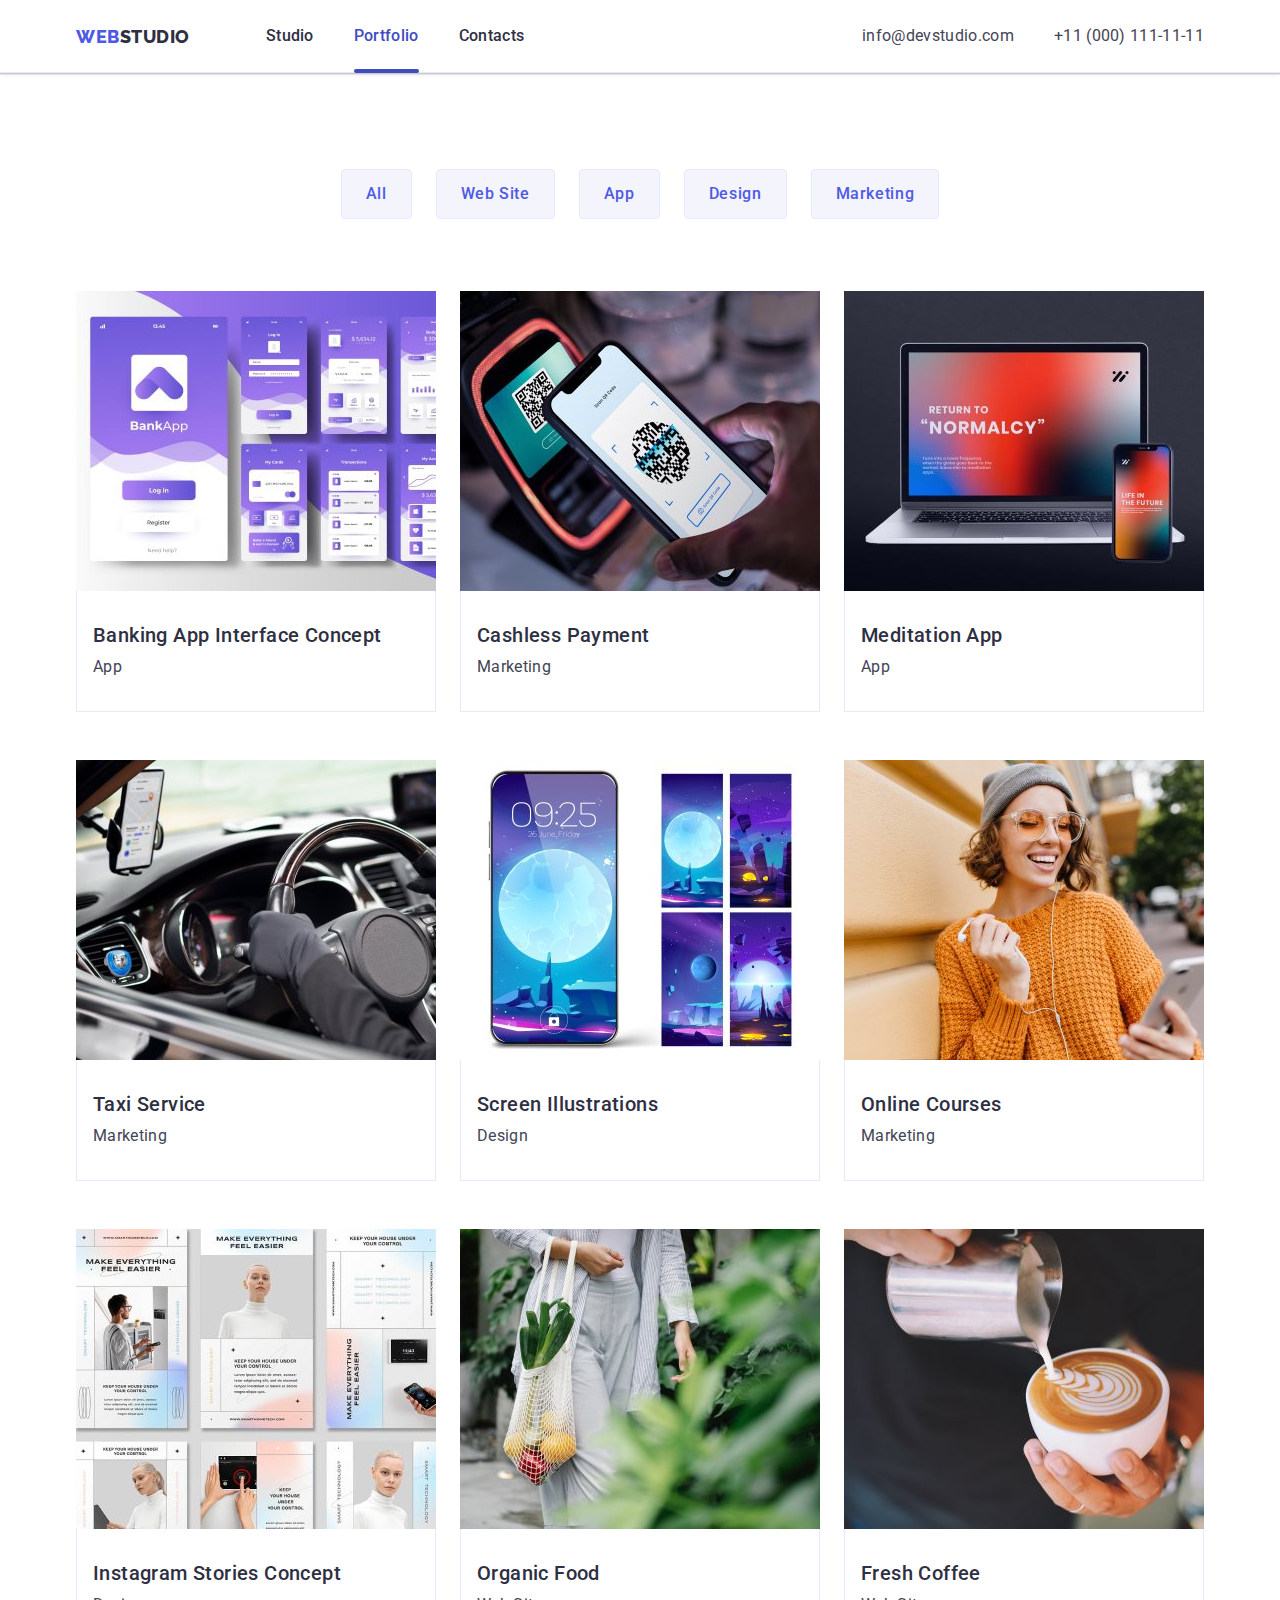
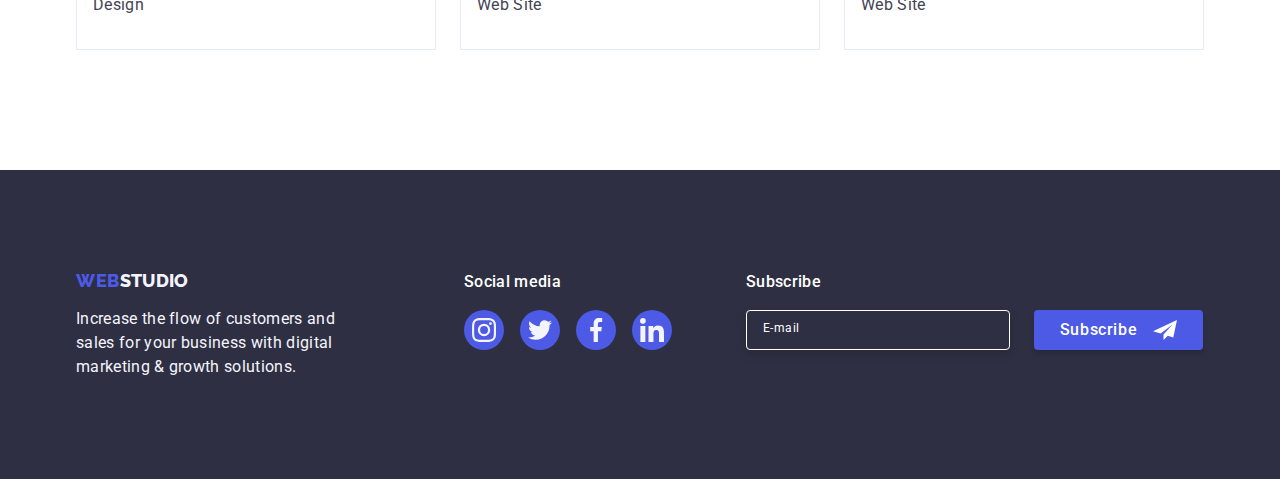
<file: portfolio.html>
<!DOCTYPE html>
<html lang="en">
  <head>
    <meta charset="UTF-8" />
    <meta http-equiv="X-UA-Compatible" content="IE=edge" />
    <meta name="viewport" content="width=device-width, initial-scale=1.0" />
    <title>Document</title>
    <!-- modern-normalize -->
    <link
      rel="stylesheet"
      href="https://cdn.jsdelivr.net/npm/modern-normalize@1.1.0/modern-normalize.min.css"
    />
    <link rel="stylesheet" href="./css/styles.css" />
    <link rel="preconnect" href="https://fonts.googleapis.com" />
    <link rel="preconnect" href="https://fonts.gstatic.com" crossorigin />
    <link
      href="https://fonts.googleapis.com/css2?family=Raleway:wght@800&family=Roboto:wght@400;500;700;900&display=swap"
      rel="stylesheet"
    />
  </head>
  <body>
    <!-- header section -->
    <header class="header">
      <div class="header-container container">
        <nav class="header-nav">
          <a class="header-main-logo main-logo link" href="./index.html">
            Web<span class="logo">Studio</span></a
          >
          <ul class="header-list list">
            <li class="header-items">
              <a class="header-link link" href="./index.html">Studio</a>
            </li>
            <li class="header-items">
              <a class="header-link link current link" href="./portfolio.html"
                >Portfolio</a
              >
            </li>
            <li class="header-items">
              <a class="header-link link" href="">Contacts</a>
            </li>
          </ul>
        </nav>
        <address class="address">
          <ul class="address-list list">
            <li class="address-items">
              <a class="address-link link" href="mailto:info@devstudio.com"
                >info@devstudio.com</a
              >
            </li>
            <li class="address-items">
              <a class="address-link link" href="tel:+110001111111"
                >+11 (000) 111-11-11</a
              >
            </li>
          </ul>
        </address>
        <button
          class="menu-toggle js-open-menu"
          aria-expanded="false"
          aria-controls="mobile-menu"
        >
          <svg class="icon-menu" width="32" height="22">
            <use href="./images/icons.svg#icon-menu"></use>
          </svg>
        </button>
      </div>
    </header>
    <main>
      <!-- portfolio section -->
      <section class="portfolio">
        <div class="container">
          <h1 class="portfolio-title">Portfolio</h1>
          <ul class="portfolio-list list">
            <li class="portfolio-item">
              <button class="portfolio-btn" type="button">All</button>
            </li>
            <li class="portfolio-item">
              <button class="portfolio-btn" type="button">Web Site</button>
            </li>
            <li class="portfolio-item">
              <button class="portfolio-btn" type="button">App</button>
            </li>
            <li class="portfolio-item">
              <button class="portfolio-btn" type="button">Design</button>
            </li>
            <li class="portfolio-item">
              <button class="portfolio-btn" type="button">Marketing</button>
            </li>
          </ul>
          <ul class="portfolio-items list">
            <li class="portfolio-items-item">
              <a class="portfolio-link link" href="">
                <div class="portfolio-box">
                  <picture>
                    <source
                      media="(min-width: 1158px)"
                      srcset="
                        ./images/portfolio/img1360@1x.jpg 1x,
                        ./images/portfolio/img1720@2x.jpg 2x
                      "
                      type="image/jpg"
                    />
                    <source
                      media="(min-width: 768px)"
                      srcset="
                        ./images/portfolio/img1356@1x.jpg 1x,
                        ./images/portfolio/img1712@2x.jpg 2x
                      "
                      type="image/jpg"
                    />
                    <source
                      media="(max-width: 767px)"
                      srcset="
                        ./images/portfolio/img1396@1x.jpg 1x,
                        ./images/portfolio/img1792@2x.jpg 2x
                      "
                      type="image/jpg"
                    />
                    <img
                      class="portfolio-img"
                      src="./images/portfolio/img1396@1x.jpg"
                      alt="Banking App Interface Concept"
                      width="360"
                    />
                  </picture>

                  <div class="overlay">
                    <p class="overlay-label">
                      14 Stylish and User-Friendly App Design Concepts · Task
                      Manager App · Calorie Tracker App · Exotic Fruit Ecommerce
                      App · Cloud Storage App
                    </p>
                  </div>
                </div>

                <div class="application-name">
                  <h2 class="portfolio-heading">
                    Banking App Interface Concept
                  </h2>
                  <p class="portfolio-text">App</p>
                </div>
              </a>
            </li>
            <li class="portfolio-items-item">
              <a class="portfolio-link link" href="">
                <div class="portfolio-box">
                  <picture>
                    <source
                      media="(min-width: 1158px)"
                      srcset="
                        ./images/portfolio/img2360@1x.jpg 1x,
                        ./images/portfolio/img2720@2x.jpg 2x
                      "
                      type="image/jpg"
                    />
                    <source
                      media="(min-width: 768px)"
                      srcset="
                        ./images/portfolio/img2356@1x.jpg 1x,
                        ./images/portfolio/img2712@2x.jpg 2x
                      "
                      type="image/jpg"
                    />
                    <source
                      media="(max-width: 767px)"
                      srcset="
                        ./images/portfolio/img2396@1x.jpg 1x,
                        ./images/portfolio/img2792@2x.jpg 2x
                      "
                      type="image/jpg"
                    />
                    <img
                      class="portfolio-img"
                      src="./images/portfolio/img2396@1x.jpg"
                      alt="Cashless Payment"
                      width="360"
                    />
                  </picture>

                  <div class="overlay">
                    <p class="overlay-label">
                      14 Stylish and User-Friendly App Design Concepts · Task
                      Manager App · Calorie Tracker App · Exotic Fruit Ecommerce
                      App · Cloud Storage App
                    </p>
                  </div>
                </div>

                <div class="application-name">
                  <h2 class="portfolio-heading">Cashless Payment</h2>
                  <p class="portfolio-text">Marketing</p>
                </div>
              </a>
            </li>
            <li class="portfolio-items-item">
              <a class="portfolio-link link" href="">
                <div class="portfolio-box">
                  <picture>
                    <source
                      media="(min-width: 1158px)"
                      srcset="
                        ./images/portfolio/img3360@1x.jpg 1x,
                        ./images/portfolio/img3720@2x.jpg 2x
                      "
                      type="image/jpg"
                    />
                    <source
                      media="(min-width: 768px)"
                      srcset="
                        ./images/portfolio/img3356@1x.jpg 1x,
                        ./images/portfolio/img3712@2x.jpg 2x
                      "
                      type="image/jpg"
                    />
                    <source
                      media="(max-width: 767px)"
                      1x
                      srcset="
                        ./images/portfolio/img3396@1x.jpg 1x,
                        ./images/portfolio/img3792@2x.jpg 2x
                      "
                      type="image/jpg"
                    />
                    <img
                      class="portfolio-img"
                      src="./images/portfolio/img3396@1x.jpg"
                      alt="Meditation App"
                      width="360"
                    />
                  </picture>

                  <div class="overlay">
                    <p class="overlay-label">
                      14 Stylish and User-Friendly App Design Concepts · Task
                      Manager App · Calorie Tracker App · Exotic Fruit Ecommerce
                      App · Cloud Storage App
                    </p>
                  </div>
                </div>

                <div class="application-name">
                  <h2 class="portfolio-heading">Meditation App</h2>
                  <p class="portfolio-text">App</p>
                </div>
              </a>
            </li>
            <li class="portfolio-items-item">
              <a class="portfolio-link link" href="">
                <div class="portfolio-box">
                  <picture>
                    <source
                      media="(min-width: 1158px)"
                      srcset="
                        ./images/portfolio/img4360@1x.jpg 1x,
                        ./images/portfolio/img4720@2x.jpg 2x
                      "
                      type="image/jpg"
                    />
                    <source
                      media="(min-width: 768px)"
                      srcset="
                        ./images/portfolio/img4356@1x.jpg 1x,
                        ./images/portfolio/img4712@2x.jpg 2x
                      "
                      type="image/jpg"
                    />
                    <source
                      media="(max-width: 767px)"
                      srcset="
                        ./images/portfolio/img4396@1x.jpg 1x,
                        ./images/portfolio/img4792@2x.jpg 2x
                      "
                      type="image/jpg"
                    />
                    <img
                      class="portfolio-img"
                      src="./images/portfolio/img4396@1x.jpg"
                      alt="Taxi Service"
                      width="360"
                    />
                  </picture>

                  <div class="overlay">
                    <p class="overlay-label">
                      14 Stylish and User-Friendly App Design Concepts · Task
                      Manager App · Calorie Tracker App · Exotic Fruit Ecommerce
                      App · Cloud Storage App
                    </p>
                  </div>
                </div>

                <div class="application-name">
                  <h2 class="portfolio-heading">Taxi Service</h2>
                  <p class="portfolio-text">Marketing</p>
                </div>
              </a>
            </li>
            <li class="portfolio-items-item">
              <a class="portfolio-link link" href="">
                <div class="portfolio-box">
                  <picture>
                    <source
                      media="(min-width: 1158px)"
                      srcset="
                        ./images/portfolio/img5360@1x.jpg 1x,
                        ./images/portfolio/img5720@2x.jpg 2x
                      "
                      type="image/jpg"
                    />
                    <source
                      media="(min-width: 768px)"
                      srcset="
                        ./images/portfolio/img5356@1x.jpg 1x,
                        ./images/portfolio/img5712@2x.jpg 2x
                      "
                      type="image/jpg"
                    />
                    <source
                      media="(max-width: 767px)"
                      srcset="
                        ./images/portfolio/img5396@1x.jpg 1x,
                        ./images/portfolio/img5792@2x.jpg 2x
                      "
                      type="image/jpg"
                    />
                    <img
                      class="portfolio-img"
                      src="./images/portfolio/img5396@1x.jpg"
                      alt="Screen Illustrations"
                      width="360"
                    />
                  </picture>

                  <div class="overlay">
                    <p class="overlay-label">
                      14 Stylish and User-Friendly App Design Concepts · Task
                      Manager App · Calorie Tracker App · Exotic Fruit Ecommerce
                      App · Cloud Storage App
                    </p>
                  </div>
                </div>

                <div class="application-name">
                  <h2 class="portfolio-heading">Screen Illustrations</h2>
                  <p class="portfolio-text">Design</p>
                </div>
              </a>
            </li>
            <li class="portfolio-items-item">
              <a class="portfolio-link link" href="">
                <div class="portfolio-box">
                  <picture>
                    <source
                      media="(min-width: 1158px)"
                      srcset="
                        ./images/portfolio/img6360@1x.jpg 1x,
                        ./images/portfolio/img6720@2x.jpg 2x
                      "
                      type="image/jpg"
                    />
                    <source
                      media="(min-width: 768px)"
                      srcset="
                        ./images/portfolio/img6356@1x.jpg 1x,
                        ./images/portfolio/img6712@2x.jpg 2x
                      "
                      type="image/jpg"
                    />
                    <source
                      media="(max-width: 767px)"
                      srcset="
                        ./images/portfolio/img6396@1x.jpg 1x,
                        ./images/portfolio/img6792@2x.jpg 2x
                      "
                      type="image/jpg"
                    />
                    <img
                      class="portfolio-img"
                      src="./images/portfolio/img6396@1x.jpg"
                      alt="Online Courses"
                      width="360"
                    />
                  </picture>

                  <div class="overlay">
                    <p class="overlay-label">
                      14 Stylish and User-Friendly App Design Concepts · Task
                      Manager App · Calorie Tracker App · Exotic Fruit Ecommerce
                      App · Cloud Storage App
                    </p>
                  </div>
                </div>

                <div class="application-name">
                  <h2 class="portfolio-heading">Online Courses</h2>
                  <p class="portfolio-text">Marketing</p>
                </div>
              </a>
            </li>
            <li class="portfolio-items-item">
              <a class="portfolio-link link" href="">
                <div class="portfolio-box">
                  <picture>
                    <source
                      media="(min-width: 1158px)"
                      srcset="
                        ./images/portfolio/img7360@1x.jpg 1x,
                        ./images/portfolio/img7720@2x.jpg 2x
                      "
                      type="image/jpg"
                    />
                    <source
                      media="(min-width: 768px)"
                      srcset="
                        ./images/portfolio/img7356@1x.jpg 1x,
                        ./images/portfolio/img7712@2x.jpg 2x
                      "
                      type="image/jpg"
                    />
                    <source
                      media="(max-width: 767px)"
                      srcset="
                        ./images/portfolio/img7396@1x.jpg 1x,
                        ./images/portfolio/img7792@2x.jpg 2x
                      "
                      type="image/jpg"
                    />
                    <img
                      class="portfolio-img"
                      src="./images/portfolio/img7396@1x.jpg"
                      alt="Instagram Stories Concept"
                      width="360"
                    />
                  </picture>

                  <div class="overlay">
                    <p class="overlay-label">
                      14 Stylish and User-Friendly App Design Concepts · Task
                      Manager App · Calorie Tracker App · Exotic Fruit Ecommerce
                      App · Cloud Storage App
                    </p>
                  </div>
                </div>

                <div class="application-name">
                  <h2 class="portfolio-heading">Instagram Stories Concept</h2>
                  <p class="portfolio-text">Design</p>
                </div>
              </a>
            </li>
            <li class="portfolio-items-item">
              <a class="portfolio-link link" href="">
                <div class="portfolio-box">
                  <picture>
                    <source
                      media="(min-width: 1158px)"
                      srcset="
                        ./images/portfolio/img8360@1x.jpg 1x,
                        ./images/portfolio/img8720@2x.jpg 2x
                      "
                      type="image/jpg"
                    />
                    <source
                      media="(min-width: 768px)"
                      srcset="
                        ./images/portfolio/img8356@1x.jpg 1x,
                        ./images/portfolio/img8712@2x.jpg 2x
                      "
                      type="image/jpg"
                    />
                    <source
                      media="(max-width: 767px)"
                      srcset="
                        ./images/portfolio/img8396@1x.jpg 1x,
                        ./images/portfolio/img8792@2x.jpg 2x
                      "
                      type="image/jpg"
                    />
                    <img
                      class="portfolio-img"
                      src="./images/portfolio/img8396@1x.jpg"
                      alt="Organic Food"
                      width="360"
                    />
                  </picture>

                  <div class="overlay">
                    <p class="overlay-label">
                      14 Stylish and User-Friendly App Design Concepts · Task
                      Manager App · Calorie Tracker App · Exotic Fruit Ecommerce
                      App · Cloud Storage App
                    </p>
                  </div>
                </div>

                <div class="application-name">
                  <h2 class="portfolio-heading">Organic Food</h2>
                  <p class="portfolio-text">Web Site</p>
                </div>
              </a>
            </li>
            <li class="portfolio-items-item">
              <a class="portfolio-link link" href="">
                <div class="portfolio-box">
                  <picture>
                    <source
                      media="(min-width: 1158px)"
                      srcset="
                        ./images/portfolio/img9360@1x.jpg 1x,
                        ./images/portfolio/img9720@2x.jpg 2x
                      "
                      type="image/jpg"
                    />
                    <source
                      media="(min-width: 768px)"
                      srcset="
                        ./images/portfolio/img9356@1x.jpg 1x,
                        ./images/portfolio/img9712@2x.jpg 2x
                      "
                      type="image/jpg"
                    />
                    <source
                      media="(max-width: 767px)"
                      srcset="
                        ./images/portfolio/img9396@1x.jpg 1x,
                        ./images/portfolio/img9792@2x.jpg 2x
                      "
                      type="image/jpg"
                    />
                    <img
                      class="portfolio-img"
                      src="./images/portfolio/img9396@1x.jpg"
                      alt="Fresh Coffee"
                      width="360"
                    />
                  </picture>

                  <div class="overlay">
                    <p class="overlay-label">
                      14 Stylish and User-Friendly App Design Concepts · Task
                      Manager App · Calorie Tracker App · Exotic Fruit Ecommerce
                      App · Cloud Storage App
                    </p>
                  </div>
                </div>

                <div class="application-name">
                  <h2 class="portfolio-heading">Fresh Coffee</h2>
                  <p class="portfolio-text">Web Site</p>
                </div>
              </a>
            </li>
          </ul>
        </div>
      </section>
    </main>
    <!-- footer section -->
   <footer class="footer">
      <div class="footer-container container">
        <div class="footer-container-logo">
          <div class="container-logo">
            <a class="main-logo last-logo link" href="./index.html">
            Web<span class="footer-logo">Studio</span></a>
          </div>
          <p class="footer-text">
            Increase the flow of customers and sales for your business with
            digital marketing & growth solutions.
          </p>
        </div>
    
         <div>
          <p class="social-media-title">Social media</p>
         <ul class="socials-footer list">
          <li class="socials-item">
            <a
              class="socials-link footer-link link"
              href="https://instagram.com"
              target="_blank"
              rel="noopener noreferrer"
              aria-label="instagram icon"
            >
              <svg class="socials-icon" width="24" height="24">
                <use href="./images/icons.svg#icon-instagram-2"></use>
              </svg>
            </a>
          </li>
          <li class="socials-item">
            <a
              class="socials-link footer-link link"
              href=" https://twitter.com"
              target="_blank"
              rel="noopener noreferrer"
              aria-label="twitter icon"
            >
              <svg class="socials-icon" width="24" height="24">
                <use href="./images/icons.svg#icon-twitter-1"></use>
              </svg>
            </a>
          </li>
          <li class="socials-item">
            <a
              class="socials-link footer-link link"
              href=" https://facebook.com"
              target="_blank"
              rel="noopener noreferrer"
              aria-label="facebook icon"
            >
              <svg class="socials-icon" width="24" height="24">
                <use href="./images/icons.svg#icon-facebook-1"></use>
              </svg>
            </a>
          </li>
          <li class="socials-item">
            <a
              class="socials-link footer-link link"
              href=" https://linkedin.com"
              target="_blank"
              rel="noopener noreferrer"
              aria-label="linkedin icon"
            >
              <svg class="socials-icon" width="24" height="24">
                <use href="./images/icons.svg#icon-linkedin-1"></use>
              </svg>
            </a>
          </li>
        </ul>
        </div>
     
       <!-- Footer form -->
       <form class="footer-subscribe" name="footer-form">
          <p class="footer-subscribe-text">Subscribe</p>
          <div class="footer-form">
            <input
              class="footer-subscribe-input"
              type="text"
              name="user_e-mail"
              id="user_e-mail"
              placeholder=" "
            />
            <label class="footer-subscribe-label" for="user_e-mail">
              E-mail</label
            >

            <button class="footer-subscribe-btn btn" type="submit">
              Subscribe
              <svg class="footer-subscribe-icon" width="24 " height="24">
                <use href="./images/icons.svg#icon-subscribe"></use>
              </svg>
            </button>
          </div>
        </form>
      </div>
    </footer>

    
</html>
</file>
<file: css/styles.css>
:root {
  --iris: #4d5ae5;
  --ocean: #404bbf;
  --navy-blue: #2e2f42;
  --green: #31d0aa;
  --slate: #434455;
  --light-slate: #8e8f99;
  --cornflower: #e7e9fc;
  --cloud: #f4f4fd;
  --navy-blue-modal: #2e2f42;
  --grey: #2e2f42;
  --white: #ffffff;
  --dairy: #fcfcfc;
  /* font */
  --main-font: Roboto, sans-serif;
  --secondary-font: Raleway, sans-serif;
  /* transition */
  --anim-fast: 250ms cubic-bezier(0.4, 0, 0.2, 1);
}
/* reset start */
h1,
h2,
h3,
h4,
h5,
h6,
p {
  margin: 0;
}
img {
  display: block;
  max-width: 100%;
  height: auto;
}

.link {
  text-decoration: none;
  color: inherit;
}
.list {
  list-style: none;
  padding: 0;
  margin: 0;
}
/* reset end */

body {
  font-family: var(--main-font);
  font-style: normal;
  font-weight: 400;
  font-size: 16px;
  line-height: 24px;
  letter-spacing: 0.02em;
  color: var(--slate);
  background-color: var(--white);
}

.container {
  /* phone styles */
  min-width: 320px;

  margin-left: auto;
  margin-right: auto;
  padding-left: 15px;
  padding-right: 15px;
}
@media only screen and (min-width: 428px) {
  .container {
    max-width: 428px;
  }
}
/* tablet styles */
@media only screen and (min-width: 768px) {
  .container {
    max-width: 768px;
  }
}

/* desktop styles */
@media screen and (min-width: 1158px) {
  .container {
    max-width: 1158px;
  }
}
/* header */
.header {
  border-bottom: 1px solid var(--cornflower);
  box-shadow: 0px 2px 1px rgba(46, 47, 66, 0.08),
    0px 1px 1px rgba(46, 47, 66, 0.16), 0px 1px 6px rgba(46, 47, 66, 0.08);
}

.header-container {
  display: flex;
  align-items: center;
  justify-content: space-between;
}

.main-logo {
  font-family: var(--secondary-font);
  font-weight: 800;
  font-size: 18px;
  line-height: 1.17;
  letter-spacing: 0.03em;
  text-transform: uppercase;
  color: var(--iris);
}
.header-main-logo {
  padding-top: 24px;
  padding-bottom: 22px;
}
@media only screen and (min-width: 768px) {
  .header-main-logo {
    margin-right: 105px;
    padding-left: 0;
  }
}
@media only screen and (min-width: 1158px) {
  .header-main-logo {
    margin-right: 76px;
  }
}

.logo {
  color: var(--navy-blue);
}
.header-list {
  /* display: flex; */
  display: none;
  gap: 40px;
  font-weight: 500;
  color: var(--navy-blue);
}
@media only screen and (min-width: 768px) {
  .header-list {
    display: flex;
  }
}
/* @media only screen and (max-width: 768px) {
  .header-items {
    display: none;
  }
  .header-list {
    display: none;
  }
} */
@media only screen and (min-width: 768px) {
  .header-list {
    margin-right: 105px;
  }
}

@media only screen and (min-width: 1158px) {
  .header-list {
    margin-right: 332px;
  }
}

.header-nav {
  display: flex;
  align-items: center;
  margin-right: auto;
}
.header-link {
  position: relative;

  display: block;
  padding-top: 24px;
  padding-bottom: 24px;

  transition: color var(--anim-fast);
}
.header-link::after {
  content: "";
  position: absolute;
  bottom: -1px;
  left: 0;

  display: block;
  width: 100%;
  height: 4px;
  border-radius: 2px;
}

.header-link.current {
  color: var(--ocean);
}
.header-link.current::after {
  background-color: var(--ocean);
}

.header-link:hover,
.header-link:focus {
  color: var(--ocean);
}

/* @media only screen and (max-width: 767px) {
  .address {
    display: none;
  }
  .address-list {
    display: none;
  }
} */

.address-list {
  display: none;
}

@media only screen and (min-width: 768px) {
  .address-list {
    display: flex;
    flex-direction: column;
    gap: 12px;
    font-style: normal;
  }
}
@media only screen and (min-width: 768px) and (max-width: 1158px) {
  .address-list {
    font-weight: 400;
    font-size: 12px;
    line-height: 1.16;
    letter-spacing: 0.04em;
  }
}

@media only screen and (min-width: 1158px) {
  .address-list {
    flex-direction: row;
    gap: 40px;
  }
}

@media only screen and (min-width: 1158px) {
  .address-link {
    display: block;
    padding-top: 24px;
    padding-bottom: 24px;

    transition: color var(--anim-fast);
  }
  .address-link:hover,
  .address-link:focus {
    color: var(--ocean);
  }
}

/* hero */
.hero {
  color: var(--white);
  background-color: var(--navy-blue);
  padding: 112px 0px;
  max-width: 428px;
  height: 432px;
  margin: 0 auto;
  background-size: cover;
  background-position: center;
  background-repeat: no-repeat;
}
@media only screen and (max-width: 428px) {
  .hero {
    background-image: linear-gradient(
        rgba(46, 47, 66, 0.7),
        rgba(46, 47, 66, 0.7)
      ),
      url("../images/hero/mobile@1x.jpg");
  }

  @media (min-device-pixel-ratio: 2),
    (min-resolution: 192dpi),
    (min-resolution: 2dppx) {
    .hero {
      background-image: linear-gradient(
          rgba(46, 47, 66, 0.7),
          rgba(46, 47, 66, 0.7)
        ),
        url("../images/hero/mobile@2x.jpg");
    }
  }
}

@media only screen and (min-width: 768px) {
  .hero {
    max-width: 768px;
    height: 436px;
  }
}
@media only screen and (min-width: 429px) and (max-width: 768px) {
  .hero {
    background-image: linear-gradient(
        rgba(46, 47, 66, 0.7),
        rgba(46, 47, 66, 0.7)
      ),
      url("../images/hero/tablet@1x.jpg");
  }

  @media (min-device-pixel-ratio: 2),
    (min-resolution: 192dpi),
    (min-resolution: 2dppx) {
    .hero {
      background-image: linear-gradient(
          rgba(46, 47, 66, 0.7),
          rgba(46, 47, 66, 0.7)
        ),
        url("../images/hero/tablet@2x.jpg");
    }
  }
}

@media only screen and (min-width: 768px) {
  .hero {
    background-image: linear-gradient(
        rgba(46, 47, 66, 0.7),
        rgba(46, 47, 66, 0.7)
      ),
      url("../images/hero/desktop@1x.jpg");
  }

  @media (min-device-pixel-ratio: 2),
    (min-resolution: 192dpi),
    (min-resolution: 2dppx) {
    .hero {
      background-image: linear-gradient(
          rgba(46, 47, 66, 0.7),
          rgba(46, 47, 66, 0.7)
        ),
        url("../images/hero/desktop@2x.jpg");
    }
  }
}

@media only screen and (min-width: 1158px) {
  .hero {
    padding: 188px 0px;
    max-width: 1440px;
    height: 600px;
  }
}
.hero-title {
  display: block;
  text-align: center;
  font-weight: 700;
  font-size: 36px;
  line-height: 1.11;
  letter-spacing: 0.02em;
  max-width: 496px;
  margin-bottom: 72px;
  margin-left: auto;
  margin-right: auto;
}

@media only screen and (min-width: 768px) {
  .hero-title {
    font-size: 56px;
    line-height: 1.07;
    margin-bottom: 36px;
  }
}
@media only screen and (min-width: 1158px) {
  .hero-title {
    margin-bottom: 48px;
  }
}

.btn {
  font-weight: 500;
  display: block;
  letter-spacing: 0.04em;
  color: var(--white);
  background-color: var(--iris);
  font-family: inherit;
  cursor: pointer;
  font-size: 16px;
  line-height: 1.5;
  margin: 0 auto;
  min-width: 169px;
  min-height: 56px;
  border-radius: 4px;
  border: none;
  box-shadow: 0px 4px 4px rgba(0, 0, 0, 0.15);
  transition: background-color var(--anim-fast);
}

.hero-btn:hover {
  background-color: var(--ocean);
}
.hero-btn:focus {
  background-color: var(--ocean);
}

/* advantages section */
.advantages {
  padding: 96px 0px;
}

@media only screen and (min-width: 1158px) {
  .advantages {
    padding: 120px 0px;
  }
}
.advantages-list {
  display: flex;
  flex-wrap: wrap;
  gap: 72px;
}
@media only screen and (min-width: 768px) {
  .advantages-list {
    gap: 72px 24px;
  }
}
@media only screen and (min-width: 1158px) {
  .advantages-list {
    gap: 24px;
  }
}

.advantages-title {
  position: absolute;
  width: 1px;
  height: 1px;
  margin: -1px;
  border: 0;
  padding: 0;
  white-space: nowrap;
  clip-path: inset(100%);
  clip: rect(0 0 0 0);
  overflow: hidden;
  letter-spacing: 0.02em;
}

@media only screen and (min-width: 768px) {
  .advantages-items {
    width: calc((100% - 24px) / 2);
  }
}
@media only screen and (min-width: 1158px) {
  .advantages-items {
    width: calc((100% - 72px) / 4);
  }
}

.advantages-icon {
  display: flex;
  justify-content: center;
  align-items: center;
  width: 264px;
  height: 112px;
  background-color: var(--cloud);
  border-radius: 4px;
  margin-bottom: 8px;
}
@media only screen and (max-width: 1158px) {
  .advantages-icon {
    display: none;
  }
}

.advantages-subtitle {
  font-weight: 700;
  font-size: 36px;
  line-height: 1.11;
  letter-spacing: 0.02em;
  text-align: center;

  text-transform: capitalize;
  color: var(--navy-blue);
  margin-bottom: 8px;
}
@media only screen and (min-width: 768px) {
  .advantages-subtitle {
    text-align: start;
  }
}
@media only screen and (min-width: 1158px) {
  .advantages-subtitle {
    font-weight: 500;
    font-size: 20px;
  }
}
.advantages-text {
  font-weight: 500;
  text-align: start;
}
@media only screen and (min-width: 1158px) {
  .advantages-text {
    font-weight: 400;
  }
}

/* What are we doing section */

.section-title {
  font-weight: 700;
  font-size: 36px;
  line-height: 1.11;
  text-align: center;
  color: var(--navy-blue);
  text-transform: capitalize;
  margin-bottom: 72px;
}
.section-list {
  display: flex;
  gap: 24px;
}
.doing-section {
  display: none;
  padding-bottom: 120px;
}

@media only screen and (min-width: 1158px) {
  .doing-section {
    display: block;
  }
}
/* Our Team section */

.team {
  background-color: var(--cloud);
  padding: 96px 0;
}
@media only screen and (min-width: 1158px) {
  .team {
    background-color: var(--cloud);
    padding: 120px 0;
  }
}

.team-title {
  font-weight: 700;
  font-size: 36px;
  line-height: 1.11;
  text-transform: capitalize;
  color: var(--navy-blue);
  letter-spacing: 0.02em;
  text-align: center;
  margin-bottom: 72px;
}
.team-list {
  display: flex;
  flex-wrap: wrap;
  justify-content: center;
  gap: 72px;
}
@media only screen and (min-width: 768px) {
  .team-list {
    gap: 64px 24px;
  }
}
.team-items {
  background-color: var(--white);
  border-radius: 0px 0px 4px 4px;
  box-shadow: 0px 1px 6px rgba(46, 47, 66, 0.08),
    0px 1px 1px rgba(46, 47, 66, 0.16), 0px 2px 1px rgba(46, 47, 66, 0.08);
}

.team-name {
  padding: 32px 0px;
}
.team-heading {
  font-weight: 500;
  font-size: 20px;
  color: var(--navy-blue);
  letter-spacing: 0.02em;
  text-align: center;
  margin-bottom: 8px;
}
.team-text {
  text-align: center;
  margin-bottom: 8px;
}
.socials {
  display: flex;
  justify-content: center;
  padding: 0;
  gap: 24px;
}
.socials-link {
  display: flex;
  width: 40px;
  height: 40px;
  justify-content: center;
  align-items: center;

  background-color: var(--iris);
  border-radius: 50%;
  transition: background-color var(--anim-fast);
}
.socials-link:hover,
.socials-link:focus {
  background-color: var(--ocean);
}
.socials-icon {
  fill: var(--cloud);
}
/* customers */
.customers {
  padding-top: 96px;
  padding-bottom: 96px;
}
@media only screen and (min-width: 1158px) {
  .customers {
    padding-top: 120px;
    padding-bottom: 120px;
  }
}
.customers-title {
  font-weight: 700;
  font-size: 36px;
  line-height: 1.1;
  text-align: center;
  letter-spacing: 0.02em;
  text-transform: capitalize;

  color: var(--navy-blue);
  margin-bottom: 72px;
}
.customers-list {
  display: flex;
  flex-wrap: wrap;
  justify-content: center;
  align-items: center;
  gap: 72px 16px;
}
@media only screen and (min-width: 768px) {
  .customers-list {
    gap: 72px 24px;
  }
}
.customers-link {
  display: flex;
  justify-content: center;
  align-items: center;
  width: 168px;
  height: 88px;
  border: 1px solid var(--light-slate);
  border-radius: 4px;
  color: var(--light-slate);
}
@media only screen and (min-width: 768px) {
  .customers-link {
    transition: color var(--anim-fast), border-color var(--anim-fast);
  }
}
@media only screen and (min-width: 768px) {
  .customers-link:hover,
  .customers-link:focus {
    color: var(--ocean);
    border-color: var(--ocean);
  }
}

.icon-logo {
  fill: currentColor;
  transition: fill var(--anim-fast);
}
@media only screen and (min-width: 768px) {
  .icon-logo:hover,
  .icon-logo:focus {
    fill: currentColor;
  }
}

/* footer */
.footer {
  background-color: var(--navy-blue);
  padding: 96px 0px;
}
@media only screen and (min-width: 1158px) {
  .footer {
    padding: 100px 0px;
  }
}

.footer-container {
  display: flex;
  flex-direction: column;
  gap: 72px;
}
@media only screen and (min-width: 768px) {
  .footer-container {
    flex-direction: row;
    flex-wrap: wrap;
    gap: 72px 24px;
  }
}
@media only screen and (min-width: 1158px) {
  .footer-container {
    align-items: baseline;
    flex-wrap: nowrap;
  }
}
.footer-container-logo {
  margin: 0 auto;
}
@media only screen and (min-width: 768px) {
  .footer-container-logo {
    margin-right: 0px;
    margin-left: 80px;
  }
}
@media only screen and (min-width: 1158px) {
  .footer-container-logo {
    margin-left: 0;
    margin-right: 100px;
  }
}
.container-logo {
  display: flex;
  justify-content: center;
}
@media only screen and (min-width: 768px) {
  .container-logo {
    justify-content: start;
  }
}
.footer-logo {
  color: var(--cloud);
  letter-spacing: 0.02em;
}
.last-logo {
  display: inline-block;
  margin-bottom: 16px;
}
.footer-text {
  color: var(--cloud);
  max-width: 264px;
}

.social-media-title {
  font-weight: 500;
  font-size: 16px;
  line-height: 1.5;
  letter-spacing: 0.02em;
  margin-bottom: 16px;
  text-align: center;

  color: var(--white);
}
@media only screen and (min-width: 768px) {
  .social-media-title {
    text-align: start;
  }
}

.socials-footer {
  display: flex;
  justify-content: center;
  align-items: center;
  padding: 0;
  gap: 16px;
}
@media only screen and (min-width: 1158px) {
  .socials-footer {
    margin-right: 50px;
  }
}

@media only screen and (min-width: 768px) {
  .footer-link {
    transition: background-color var(--anim-fast);
  }
  .footer-link:hover,
  .footer-link:focus {
    background-color: var(--green);
  }
}

/* Footer form */
.footer-subscribe {
  text-align: center;
}
@media only screen and (min-width: 768px) and (max-width: 1158px) {
  .footer-subscribe {
    margin-left: 80px;
  }
}

.footer-form {
  display: flex;
  flex-direction: column;
  gap: 16px;
}
@media only screen and (min-width: 768px) {
  .footer-form {
    flex-direction: row;
    justify-content: space-between;
    align-items: flex-start;

    gap: 24px;
  }
}
.footer-subscribe-text {
  font-weight: 500;
  font-size: 16px;
  line-height: 1.5;
  letter-spacing: 0.02em;
  color: var(--white);

  margin-bottom: 16px;
}
@media only screen and (min-width: 768px) {
  .footer-subscribe-text {
    text-align: start;
  }
}
.footer-subscribe-label {
  display: flex;
  align-items: center;
  width: 40px;
  height: 18px;

  position: absolute;

  font-size: 12px;
  line-height: 2px;
  letter-spacing: 0.04em;

  color: var(--white);
  background-color: var(--navy-blue);
  border: 1px solid var(--navy-blue);

  transform: translateY(50%) translateX(16px);

  transition: transform var(--anim-fast);
}

.footer-subscribe-input {
  width: 100%;
  height: 40px;
  font-size: 12px;

  background-color: var(--navy-blue);
  border: 1px solid #ffffff;
  filter: drop-shadow(0px 4px 4px rgba(0, 0, 0, 0.15));
  border-radius: 4px;
  color: var(--white);
}
@media only screen and (min-width: 768px) {
  .footer-subscribe-input {
    width: 264px;
  }
}
.footer-subscribe-input:focus + .footer-subscribe-label {
  transform: translateY(-10px) translateX(16px);
}
.footer-subscribe-input:not(:placeholder-shown) + .footer-subscribe-label {
  transform: translateY(-10px) translateX(16px);
}
.footer-subscribe-btn {
  display: flex;
  justify-content: center;
  align-items: center;
  gap: 16px;

  min-height: 40px;
  transition: background-color var(--anim-fast), border-color var(--anim-fast);
}

.footer-subscribe-btn:hover,
.footer-subscribe-btn:focus {
  background-color: var(--ocean);
  border-color: var(--ocean);
}
/* portfolio */
.portfolio {
  padding: 48px 0;
}
@media only screen and (min-width: 768px) {
  .portfolio {
    padding: 64px 0 96px;
  }
}
@media only screen and (min-width: 1158px) {
  .portfolio {
    padding: 96px 0 120px;
  }
}

.portfolio-title {
  position: absolute;
  width: 1px;
  height: 1px;
  margin: -1px;
  border: 0;
  padding: 0;
  white-space: nowrap;
  clip-path: inset(100%);
  clip: rect(0 0 0 0);
  overflow: hidden;
}
.portfolio-list {
  display: flex;
  flex-wrap: wrap;
  gap: 24px;
  justify-content: start;
  margin-bottom: 72px;
}
@media only screen and (min-width: 768px) {
  .portfolio-list {
    justify-content: center;
  }
}
.portfolio-item {
  color: var(--iris);
}
.portfolio-btn {
  font-weight: 500;
  font-size: 16px;
  display: flex;
  flex-wrap: wrap;
  align-items: center;
  text-align: center;
  letter-spacing: 0.04em;
  color: inherit;
  background-color: var(--cloud);
  font-family: inherit;
  cursor: pointer;
  line-height: 1.5;
  padding: 12px 24px;
  min-width: 69px;
  min-height: 48px;
  border: 1px solid var(--cornflower);
  border-radius: 4px;
  transition: background-color var(--anim-fast), color var(--anim-fast),
    border var(--anim-fast), box-shadow var(--anim-fast);
}
.portfolio-btn:hover,
.portfolio-btn:focus {
  background-color: var(--ocean);
  color: var(--white);
  border: 1px solid transparent;
  box-shadow: 0px 3px 1px rgba(0, 0, 0, 0.1), 0px 2px 1px rgba(0, 0, 0, 0.08),
    0px 2px 2px rgba(0, 0, 0, 0.12);
}

.portfolio-items {
  display: flex;
  flex-wrap: wrap;
  justify-content: center;
  gap: 48px;
}
@media only screen and (min-width: 768px) {
  .portfolio-items {
    column-gap: 18px;
    row-gap: 72px;
    justify-content: start;
  }
}
@media only screen and (min-width: 1158px) {
  .portfolio-items {
    column-gap: 24px;
    row-gap: 48px;
  }
}

.portfolio-link {
  display: block;
  transition: box-shadow var(--anim-fast);
}
.portfolio-link:hover,
.portfolio-link:focus {
  box-shadow: 0px 1px 6px rgba(46, 47, 66, 0.08),
    0px 1px 1px rgba(46, 47, 66, 0.16), 0px 2px 1px rgba(46, 47, 66, 0.08);
}

.portfolio-box {
  position: relative;
  overflow: hidden;
}

.overlay {
  display: none;
  position: absolute;
  top: 0;
  left: 0;
  transform: translateY(100%);

  max-width: 100%;
  height: 100%;
  padding: 40px 32px;

  background-color: var(--iris);
  cursor: pointer;
  transition: transform var(--anim-fast);
}
@media only screen and (min-width: 768px) {
  .overlay {
    display: block;
  }
  .overlay-label {
    color: var(--cloud);
  }
  .portfolio-link:hover .overlay,
  .portfolio-link:focus .overlay {
    transform: translateY(0);
  }
}

.application-name {
  padding: 32px 16px;
  border: 1px solid var(--cornflower);
  border-top: none;
}
.portfolio-heading {
  font-weight: 500;
  font-size: 20px;
  color: var(--navy-blue);
  letter-spacing: 0.02em;
  margin-bottom: 8px;
}
.portfolio-text {
  color: var(--slate);
}

/* Modal styles */

.backdrop {
  position: fixed;
  top: 0;
  left: 0;

  width: 100%;
  height: 100%;

  background-color: rgba(46, 47, 66, 0.4);

  transition: opacity var(--anim-fast), visibility var(--anim-fast);
}
@media screen and (orientation: lanscape) {
  .backdrop {
    overflow: auto;
  }
}
.is-hidden {
  opacity: 0;
  visibility: hidden;
  pointer-events: none;
}

.modal {
  position: absolute;
  top: 50%;
  left: 50%;
  transform: translate(-50%, -50%);

  padding: 24px;
  width: 100vw;
  height: 584px;
  /* width: 408px;
  min-height: 584px; */
  background-color: var(--dairy);
  box-shadow: 0px 1px 1px rgba(0, 0, 0, 0.14), 0px 1px 3px rgba(0, 0, 0, 0.12),
    0px 2px 1px rgba(0, 0, 0, 0.2);
  border-radius: 4px;
}
@media only screen and (min-width: 428px) {
  .modal {
    width: 408px;
    min-height: 584px;
  }
}
.modal-btn {
  display: flex;
  justify-content: center;
  align-items: center;

  width: 24px;
  height: 24px;
  margin-left: auto;
  margin-bottom: 24px;

  border-radius: 50%;
  background: var(--cornflower);
  border: 1px solid rgba(0, 0, 0, 0.1);

  transition: background-color var(--anim-fast);
}

.modal-btn:hover,
.modal-btn:focus {
  background-color: var(--ocean);
  border-color: var(--ocean);
}

.modal-icon {
  fill: var(--navy-blue);
  transition: fill var(--anim-fast);
}

.modal-btn:hover .modal-icon,
.modal-btn:focus .modal-icon {
  fill: var(--white);
}

.modal-title {
  display: block;
  margin-bottom: 16px;

  font-weight: 500;
  font-size: 16px;
  line-height: 1.5;
  text-align: center;
  letter-spacing: 0.02em;
  color: var(--navy-blue);
}
.modal-form-label {
  display: block;
  margin-bottom: 4px;

  font-size: 12px;
  line-height: 1.16;
  letter-spacing: 0.04em;
  color: var(--light-slate);
}
.modal-form-field {
  position: relative;
  margin-bottom: 8px;
}
.modal-form-input {
  width: 100%;
  height: 40px;
  border: 1px solid rgba(46, 47, 66, 0.4);
  border-radius: 4px;
  outline: 1px solid transparent;
  transition: outline-color var(--anim-fast);
  padding: 0 38px;
}
.modal-form-input:focus {
  outline-color: var(--iris);
}

.modal-form-icon {
  position: absolute;
  top: 50%;
  left: 16px;
  transform: translateY(-50%);
  transition: fill var(--anim-fast);
  pointer-events: none;
}
.modal-form-input:focus + .modal-form-icon {
  fill: var(--iris);
}
.modal-form-message {
  display: block;
  width: 100%;
  min-height: 120px;
  max-height: 180px;
  padding: 8px 16px;
  margin-bottom: 16px;

  resize: none;
  border: 1px solid rgba(46, 47, 66, 0.4);
  border-radius: 4px;
  outline: 1px solid transparent;
  transition: outline-color var(--anim-fast);
}
.modal-form-message:focus {
  outline-color: var(--iris);
}
.modal-form-message::placeholder {
  font-size: 12px;
  line-height: 1.16;
  letter-spacing: 0.04em;
  color: rgba(46, 47, 66, 0.4);
}
.modal-send-btn {
  display: block;
  margin: 0 auto;
  transition: background-color var(--anim-fast), border-color var(--ocean);
}
.modal-send-btn:hover,
.modal-send-btn:focus {
  background-color: var(--ocean);
  border-color: var(--ocean);
}
.modal-form-agreement {
  display: flex;
  align-items: center;
  justify-content: start;

  margin-bottom: 24px;
}

.modal-form-agreement-text {
  font-size: 12px;
  line-height: 1.16;
  letter-spacing: 0.04em;
  text-align: center;
  margin-left: 8px;

  color: var(--light-slate);
}
.modal-form-agreement-link {
  color: var(--iris);
}
.modal-form-agreement-box {
  appearance: none;
}

.modal-form-agreement-unchecked {
  opacity: 1;
  transition: var(--anim-fast);
}
.modal-form-agreement-box:checked
  + .modal-form-agreement-icon
  > .modal-form-agreement-unchecked {
  opacity: 0;
}

.modal-form-agreement-checked {
  opacity: 0;
  transition: var(--anim-fast);
}
.modal-form-agreement-box:checked
  + .modal-form-agreement-icon
  > .modal-form-agreement-checked {
  opacity: 1;
}
/* Mobile menu style */
.menu-toggle {
  min-height: 24px;
  min-width: 24px;
  display: flex;
  align-items: center;
  justify-content: center;

  margin: 0;
  padding: 0;
  background-color: transparent;
  cursor: pointer;
  border: none;
  border-radius: 50%;
  line-height: 0;
  outline: none;
  color: var(--navy-blue);
}
.icon-menu {
  stroke: var(--navy-blue);
}

@media (min-width: 768px) {
  .menu-toggle {
    display: none;
  }
}

.menu-toggle:hover,
.menu-toggle:focus {
  background-color: rgba(0, 0, 0, 0.1);
}

.menu-container {
  position: fixed;
  top: 0;
  left: 0;
  width: 100vw;
  height: 100vh;
  padding: 80px 40px;
  background-color: var(--white);
  z-index: 999;

  display: flex;
  flex-direction: column;
  margin-bottom: auto;
  overflow: auto;

  transform: translateX(100%);
  transition: transform 250ms ease-in-out;
}

.menu-container.is-open {
  transform: translateX(0);
}

.menu-container .menu-toggle {
  position: absolute;
  top: 24px;
  right: 24px;

  border: 1px solid rgba(0, 0, 0, 0.1);
  color: var(--navy-blue);
}

.mobile-menu {
  padding: 0;
  margin: 0;
  list-style: none;
  margin-bottom: auto;

  display: flex;
  flex-direction: column;
  align-items: flex-start;
  gap: 30px;
}

.mobile-menu .link {
  display: block;
  color: var(--navy-blue);
  text-decoration: none;
  font-weight: 700;
  font-size: 36px;
  line-height: 1.11;
  text-transform: capitalize;
}
.mobile-menu-link.current {
  color: var(--ocean);
}

.mobile-address-items {
  margin-bottom: 40px;
}

.mobile-address {
  font-weight: 700;
  font-size: 36px;
  line-height: 1.11;
  color: var(--iris);
}

.mobile-link {
  font-weight: 500;
  font-size: 20px;
  line-height: 24px;
}

.mobile-socials {
  display: flex;
  max-width: 100%;
  justify-content: center;
  align-items: center;
  padding: 0;
  gap: 54px;
}
@media only screen and (max-width: 427px) {
  .mobile-address {
    font-size: 24px;
  }
  .mobile-socials {
    gap: 24px;
  }
}
@media only screen and (min-width: 767px) {
  .menu-container {
    display: none;
  }
}
</file>
